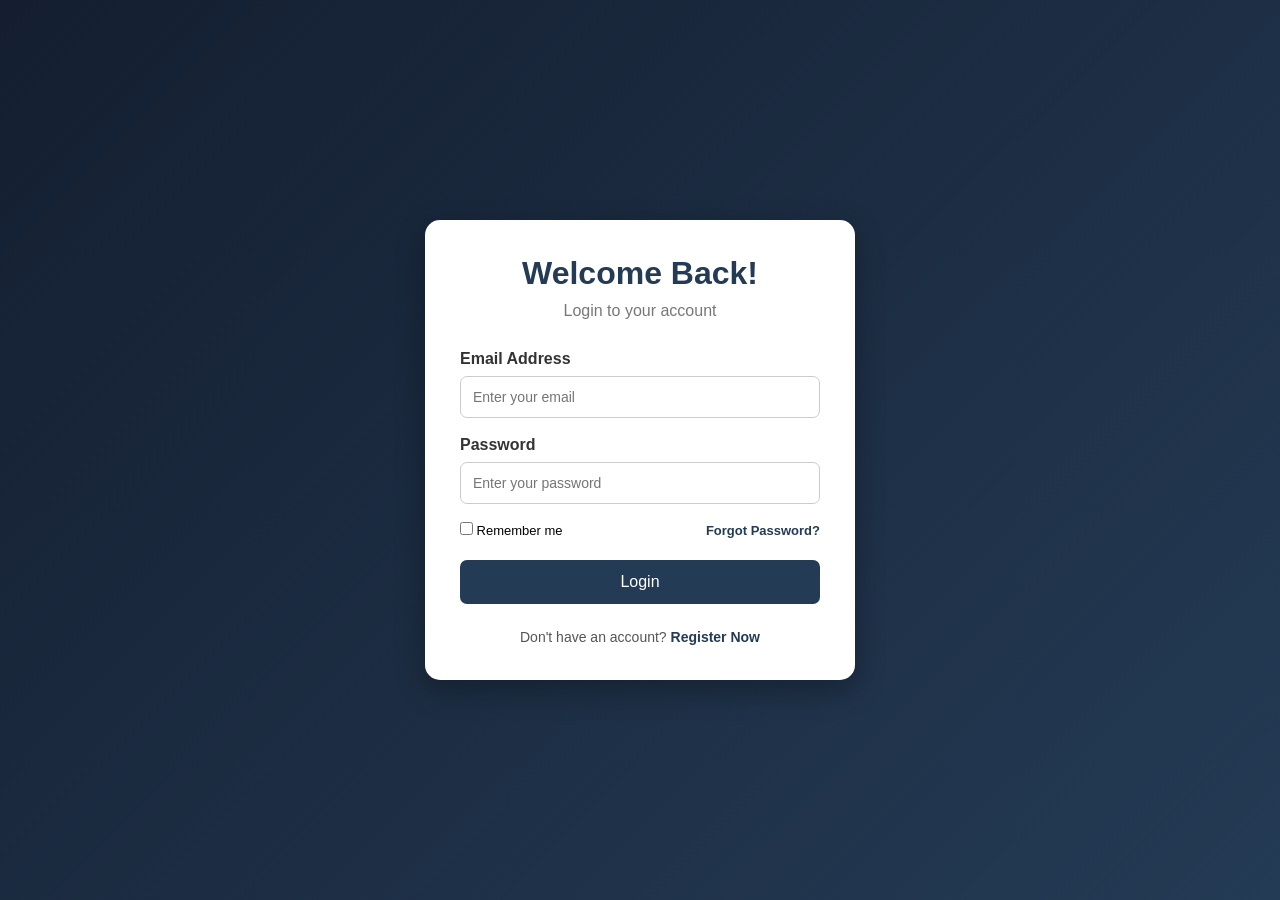
<file: index.html>
<!DOCTYPE html>
<html lang="en">
<head>
    <meta charset="UTF-8">
    <meta name="viewport" content="width=device-width, initial-scale=1.0">
    <title>Login Page</title>
    <link rel="stylesheet" href="style.css">
</head>
<body>

    <div class="container">
        <div class="form-box">
            <h1>Welcome Back!</h1>
            <p class="subtitle">Login to your account</p>

            <form id="loginForm">
                <div class="input-group">
                    <label>Email Address</label>
                    <input type="email" id="loginEmail"
                           placeholder="Enter your email" required>
                </div>

                <div class="input-group">
                    <label>Password</label>
                    <input type="password" id="loginPassword"
                           placeholder="Enter your password" required>
                </div>

                <div class="remember">
                    <label>
                        <input type="checkbox"> Remember me
                    </label>
                    <a href="forgot-password.html">Forgot Password?</a>
                </div>

                <button type="submit">Login</button>
            </form>

            <p class="switch">
                Don't have an account?
                <a href="register.html">Register Now</a>
            </p>
        </div>
    </div>

    <script src="script.js"></script>
</body>
</html>
</file>
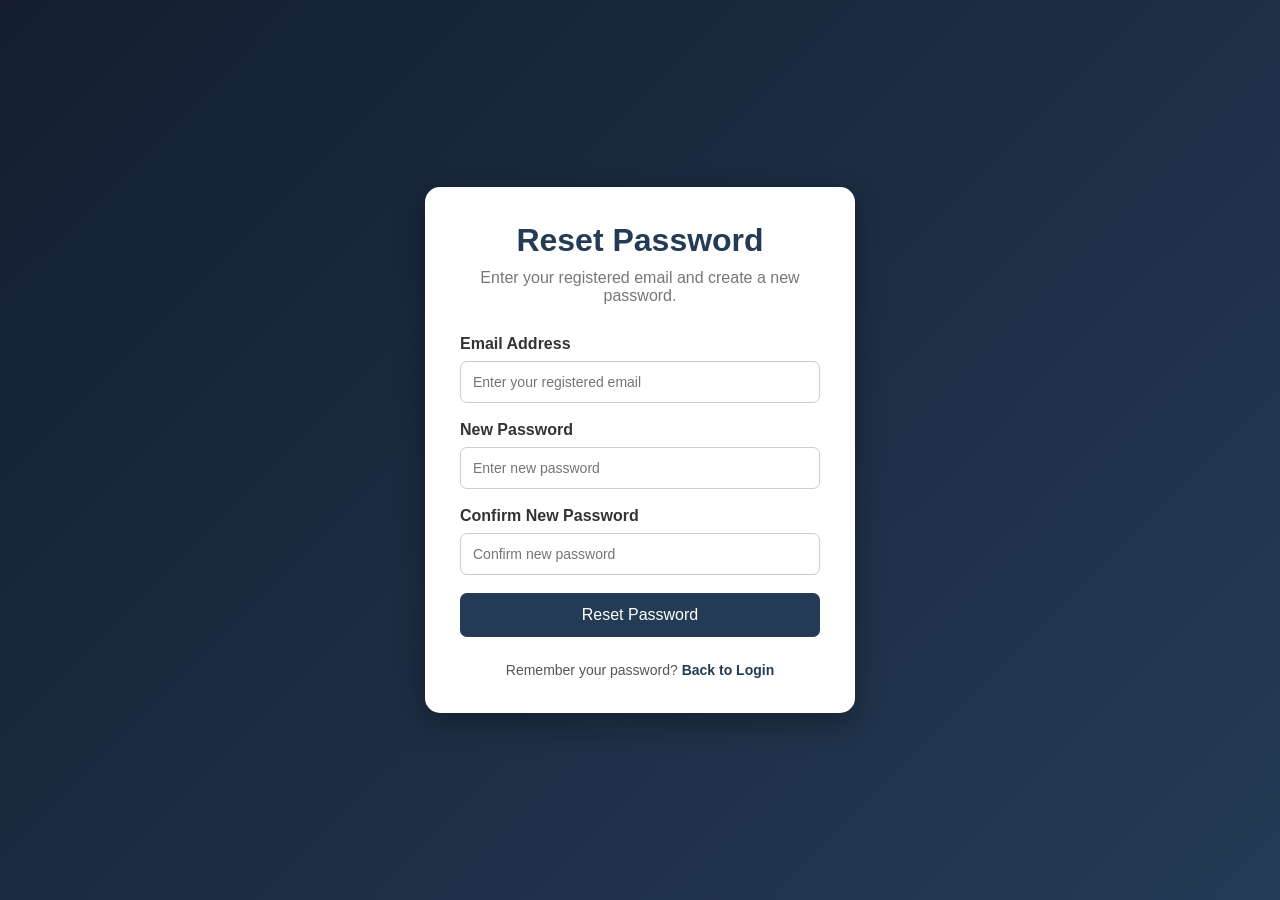
<file: forget-password.html>
<!DOCTYPE html>
<html lang="en">
<head>
    <meta charset="UTF-8">
    <meta name="viewport" content="width=device-width, initial-scale=1.0">
    <title>Forgot Password</title>
    <link rel="stylesheet" href="style.css">
</head>
<body>

    <div class="container">
        <div class="form-box">

            <h1>Reset Password</h1>

            <p class="subtitle">
                Enter your registered email and create a new password.
            </p>

            <form id="forgotForm">

                <div class="input-group">
                    <label>Email Address</label>
                    <input type="email" id="resetEmail"
                           placeholder="Enter your registered email"
                           required>
                </div>

                <div class="input-group">
                    <label>New Password</label>
                    <input type="password" id="newPassword"
                           placeholder="Enter new password"
                           minlength="6" required>
                </div>

                <div class="input-group">
                    <label>Confirm New Password</label>
                    <input type="password" id="confirmNewPassword"
                           placeholder="Confirm new password"
                           minlength="6" required>
                </div>

                <button type="submit">Reset Password</button>

            </form>

            <p class="switch">
                Remember your password?
                <a href="index.html">Back to Login</a>
            </p>

        </div>
    </div>

    <script src="script.js"></script>
</body>
</html>
</file>
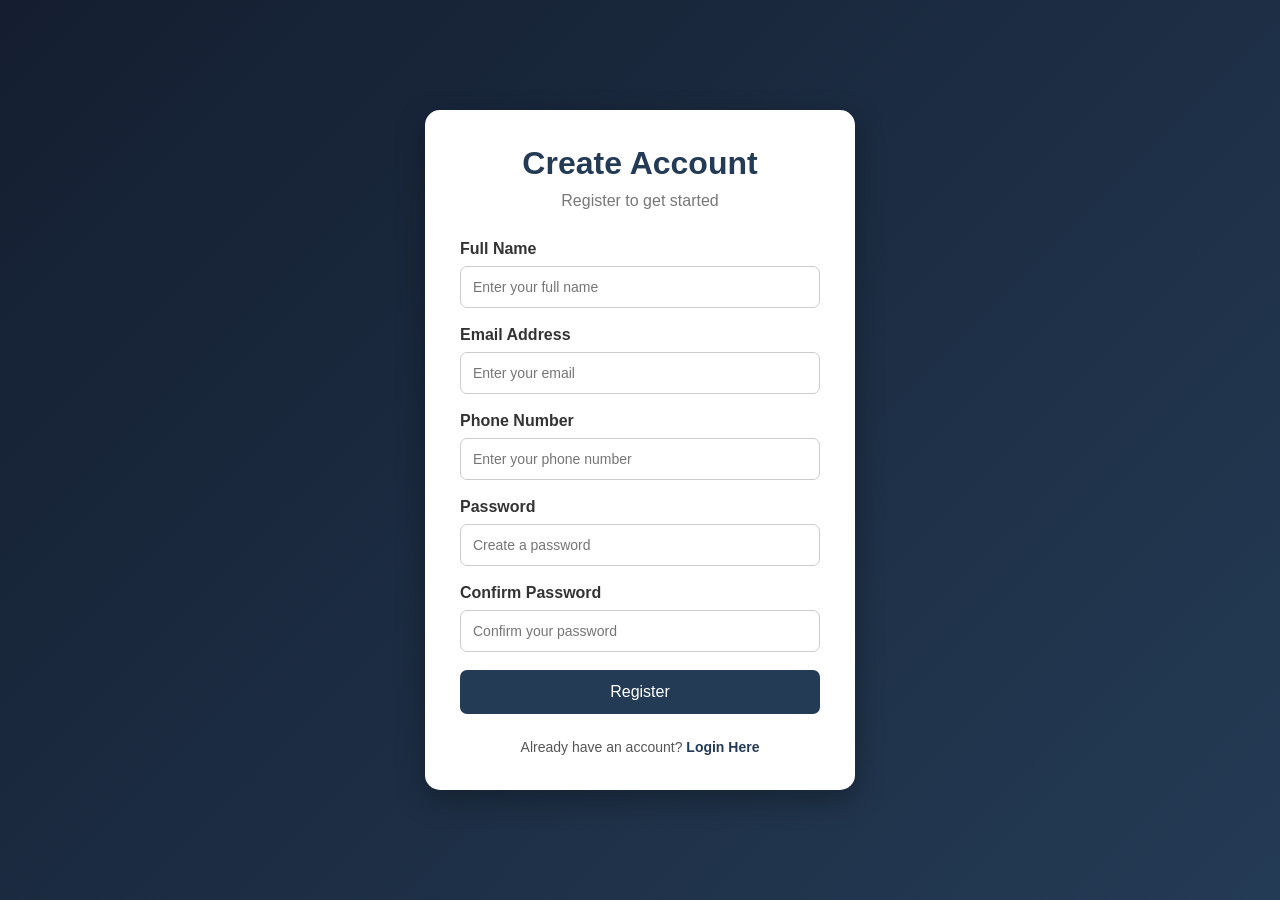
<file: register.html>
<!DOCTYPE html>
<html lang="en">
<head>
    <meta charset="UTF-8">
    <meta name="viewport" content="width=device-width, initial-scale=1.0">
    <title>Registration Page</title>
    <link rel="stylesheet" href="style.css">
</head>
<body>

    <div class="container">
        <div class="form-box">
            <h1>Create Account</h1>
            <p class="subtitle">Register to get started</p>

            <form id="registerForm">
                <div class="input-group">
                    <label>Full Name</label>
                    <input type="text" id="fullName"
                           placeholder="Enter your full name" required>
                </div>

                <div class="input-group">
                    <label>Email Address</label>
                    <input type="email" id="registerEmail"
                           placeholder="Enter your email" required>
                </div>

                <div class="input-group">
                    <label>Phone Number</label>
                    <input type="tel" id="phone"
                           placeholder="Enter your phone number" required>
                </div>

                <div class="input-group">
                    <label>Password</label>
                    <input type="password" id="registerPassword"
                           placeholder="Create a password" required minlength="6">
                </div>

                <div class="input-group">
                    <label>Confirm Password</label>
                    <input type="password" id="confirmPassword"
                           placeholder="Confirm your password" required>
                </div>

                <button type="submit">Register</button>
            </form>

            <p class="switch">
                Already have an account?
                <a href="index.html">Login Here</a>
            </p>
        </div>
    </div>

    <script src="script.js"></script>
</body>
</html>
</file>
<file: style.css>
* {
    margin: 0;
    padding: 0;
    box-sizing: border-box;
    font-family: Arial, sans-serif;
}

body {
    background: linear-gradient(135deg, #141e30, #243b55);
    min-height: 100vh;
    display: flex;
    justify-content: center;
    align-items: center;
    padding: 20px;
}

.container {
    width: 100%;
    max-width: 430px;
}

.form-box {
    background: white;
    padding: 35px;
    border-radius: 15px;
    box-shadow: 0 10px 30px rgba(0, 0, 0, 0.3);
}

h1 {
    text-align: center;
    color: #243b55;
    margin-bottom: 10px;
}

.subtitle {
    text-align: center;
    color: #777;
    margin-bottom: 30px;
}

.input-group {
    margin-bottom: 18px;
}

.input-group label {
    display: block;
    margin-bottom: 8px;
    color: #333;
    font-weight: bold;
}

.input-group input {
    width: 100%;
    padding: 12px;
    border: 1px solid #ccc;
    border-radius: 7px;
    outline: none;
    font-size: 14px;
}

.input-group input:focus {
    border-color: #243b55;
    box-shadow: 0 0 5px rgba(36, 59, 85, 0.3);
}

.remember {
    display: flex;
    justify-content: space-between;
    align-items: center;
    font-size: 13px;
    margin-bottom: 22px;
    gap: 8px;
}

.remember a,
.switch a {
    color: #243b55;
    text-decoration: none;
    font-weight: bold;
}

button {
    width: 100%;
    padding: 13px;
    background: #243b55;
    color: white;
    border: none;
    border-radius: 7px;
    font-size: 16px;
    cursor: pointer;
    transition: 0.3s;
}

button:hover {
    background: #141e30;
}

.switch {
    text-align: center;
    margin-top: 25px;
    font-size: 14px;
    color: #555;
}

@media (max-width: 480px) {
    .form-box {
        padding: 25px 20px;
    }
}
</file>
